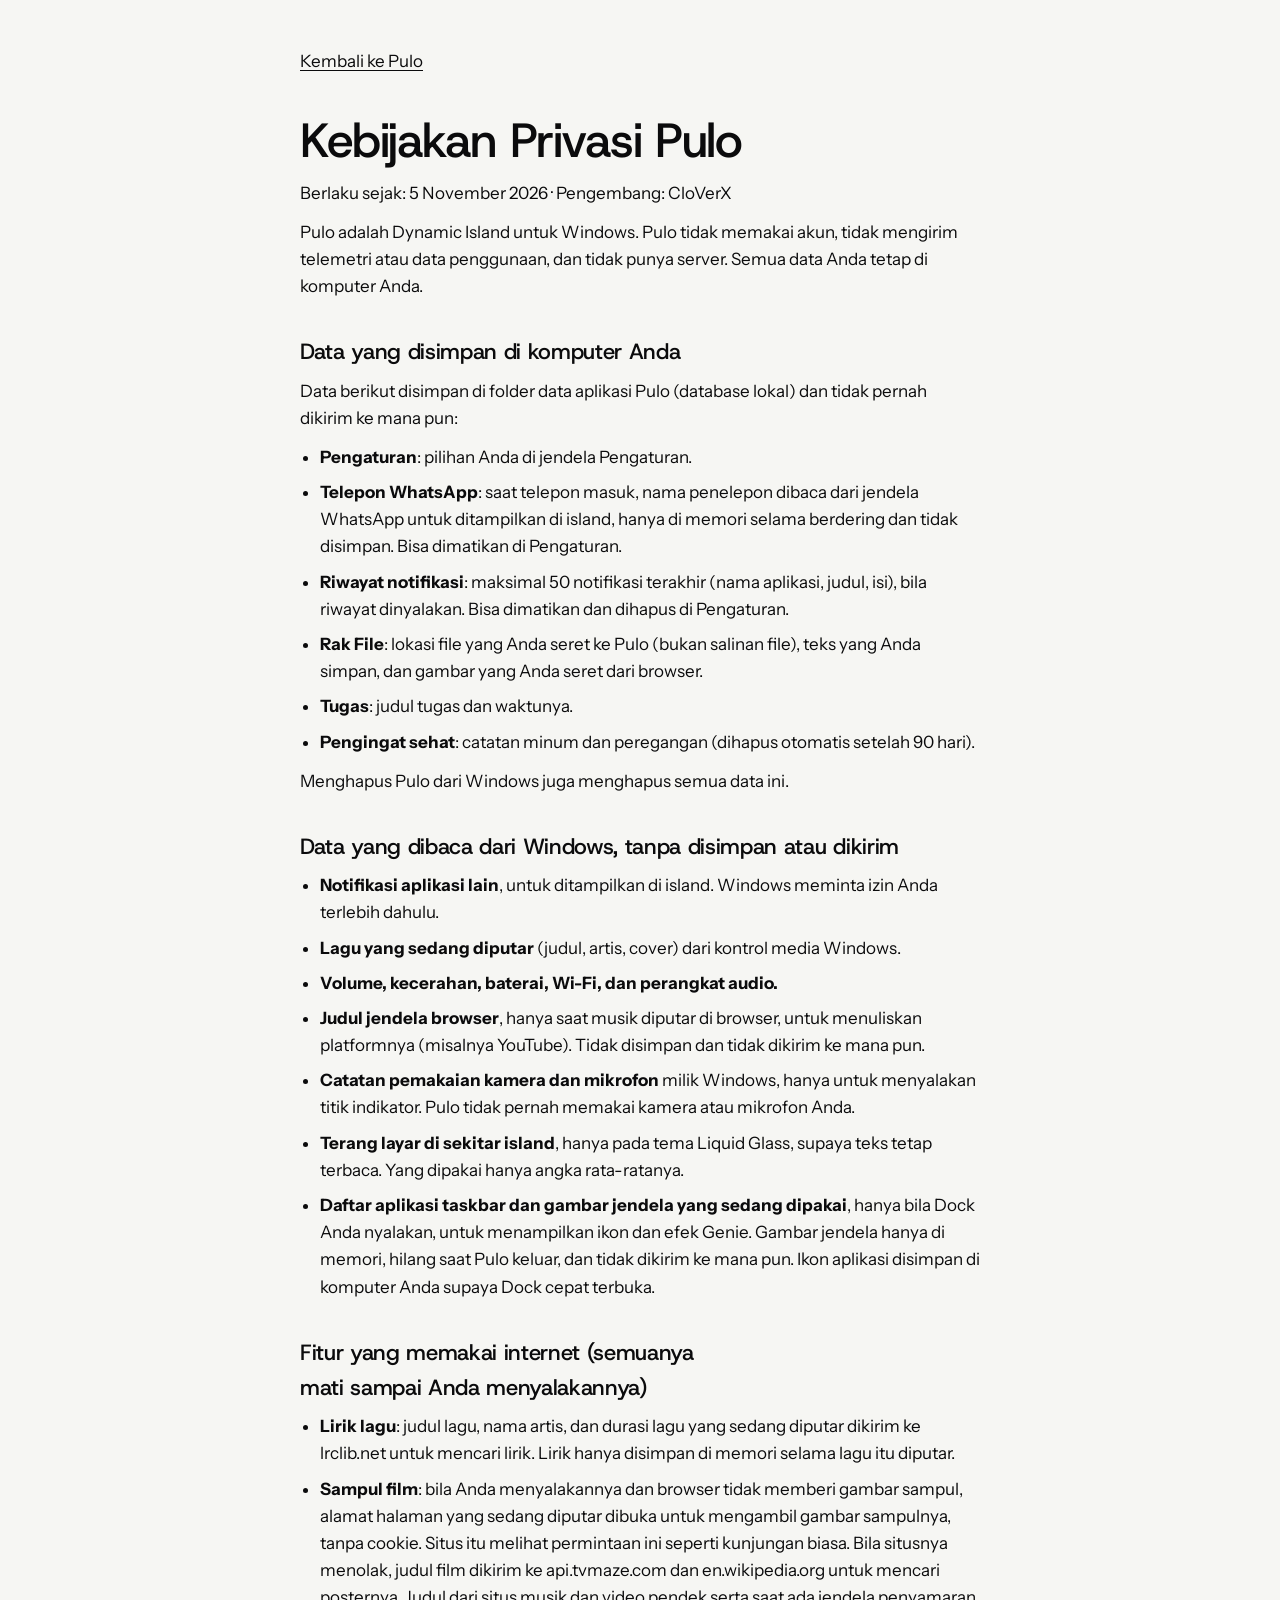
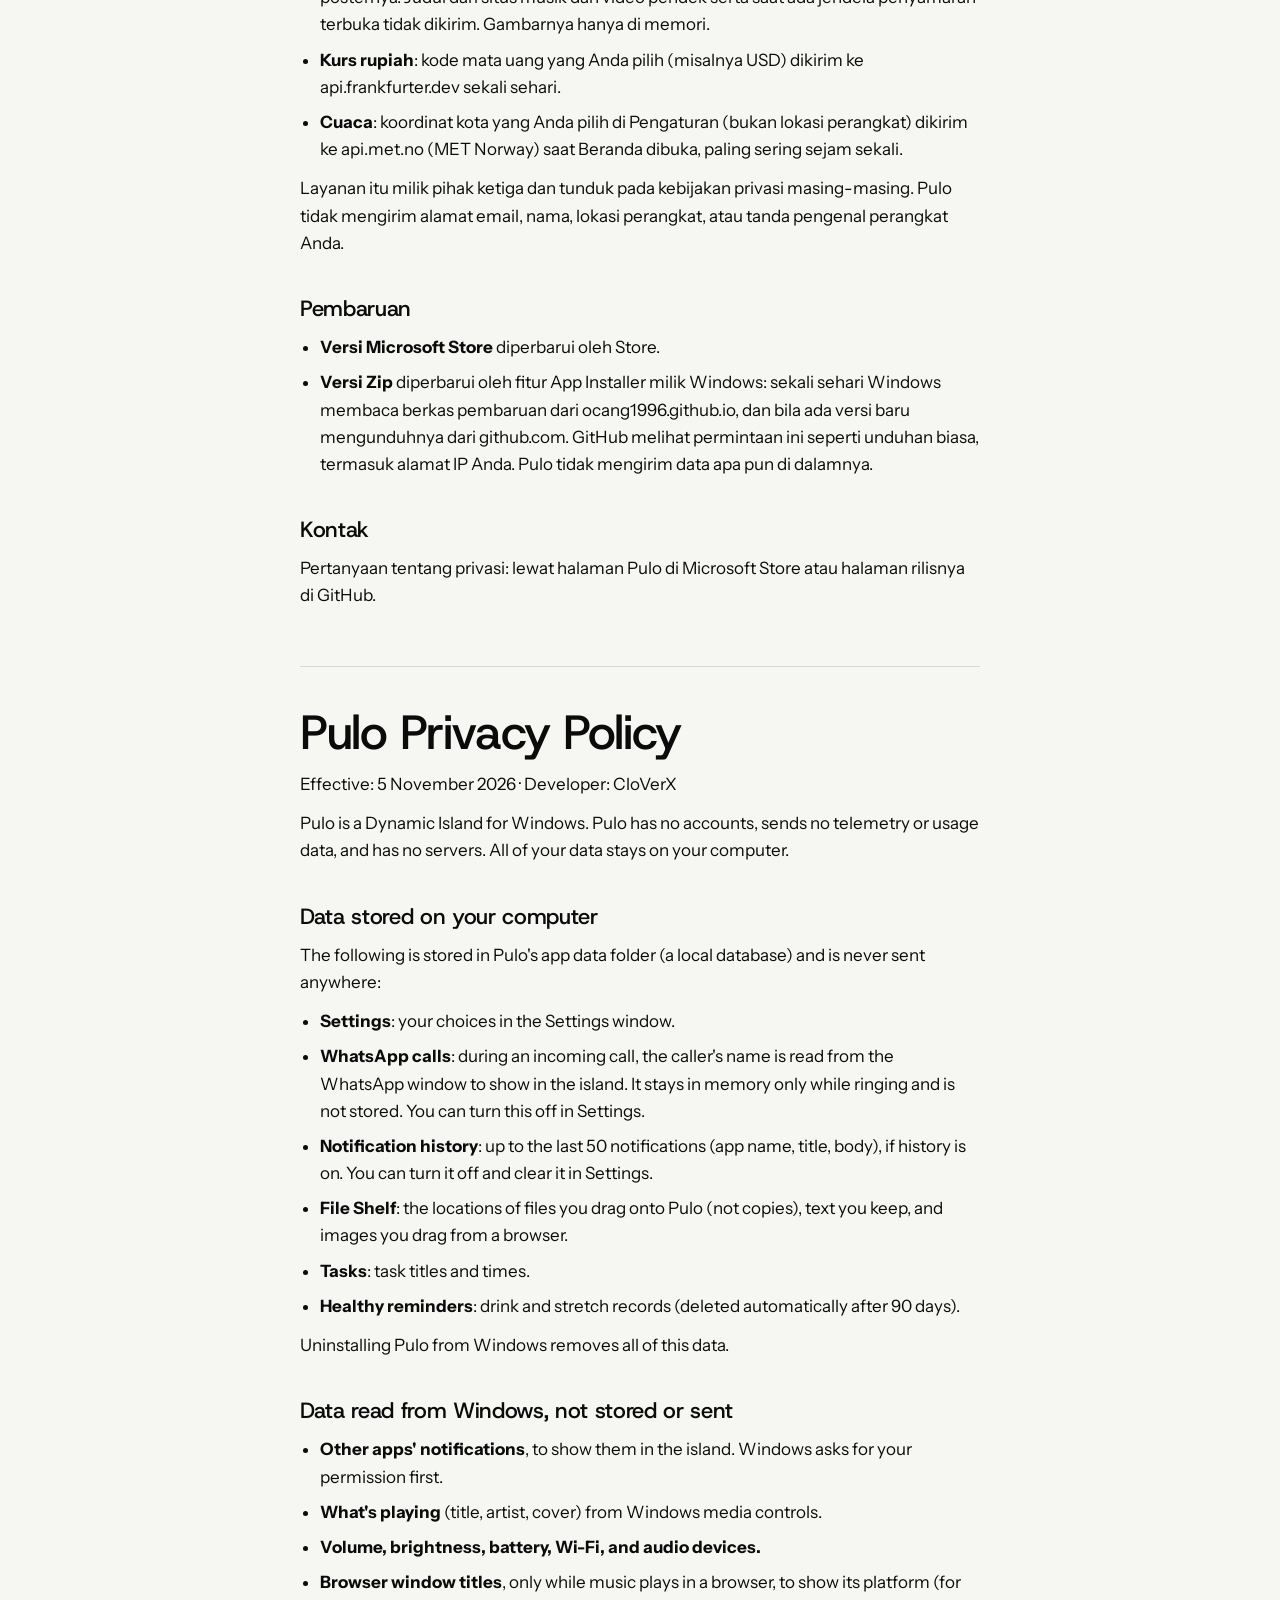
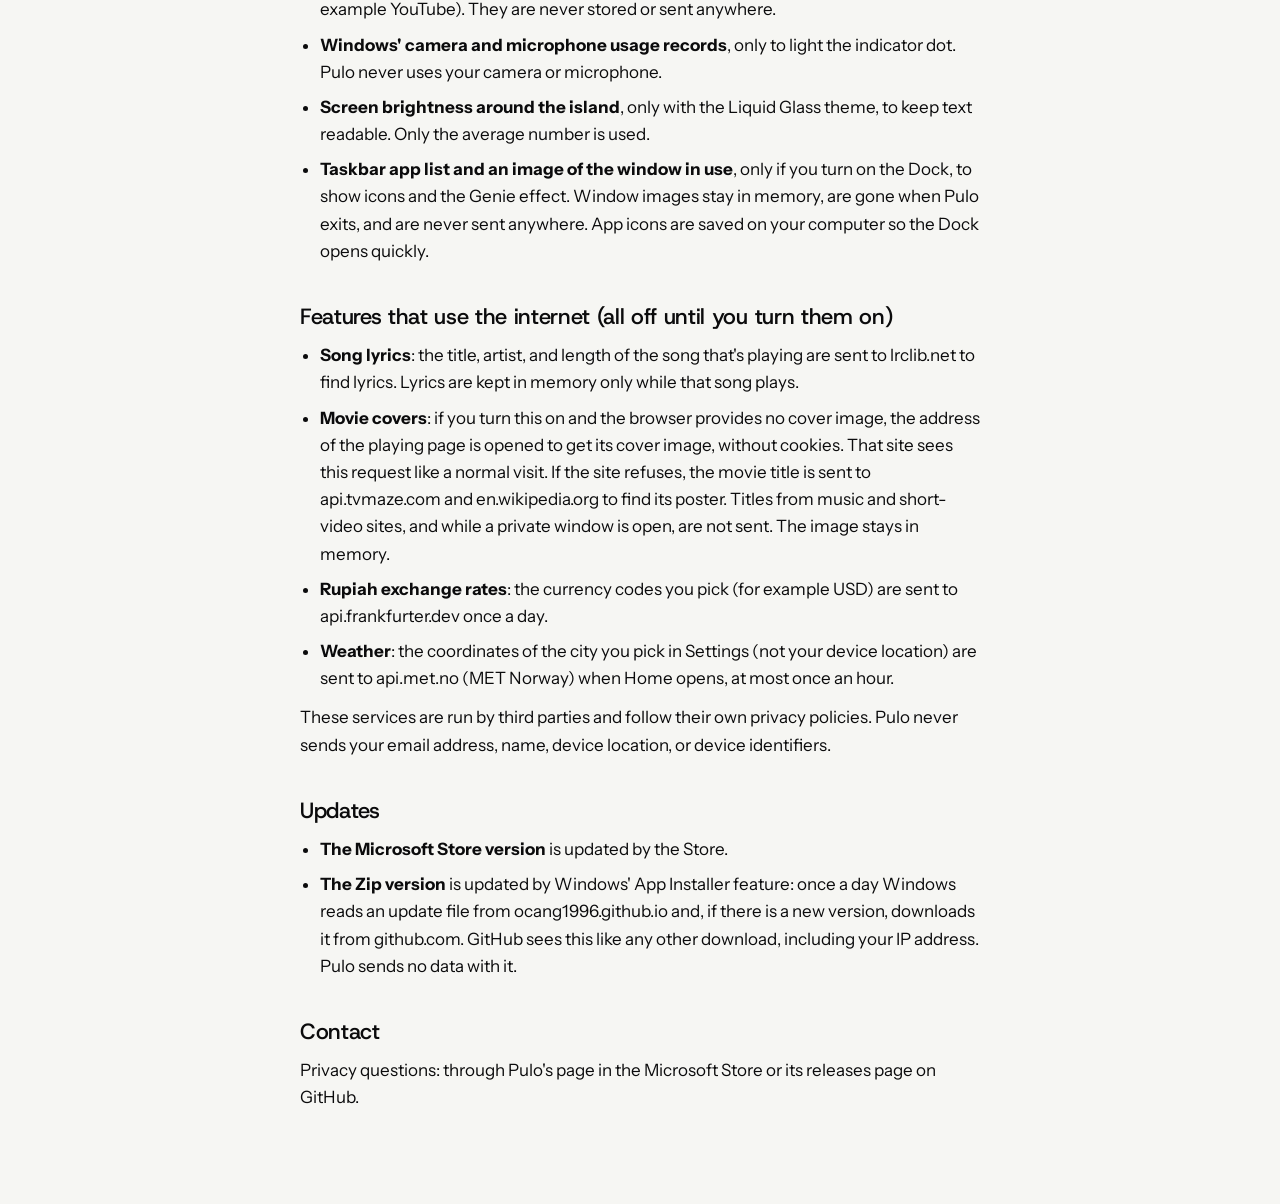
<file: privacy.html>
<!DOCTYPE html>
<html lang="id">
<head>
<meta charset="utf-8">
<meta name="viewport" content="width=device-width, initial-scale=1">
<title>Kebijakan Privasi Pulo</title>
<link rel="preconnect" href="https://fonts.googleapis.com">
<link rel="preconnect" href="https://fonts.gstatic.com" crossorigin>
<link href="https://fonts.googleapis.com/css2?family=Host+Grotesk:wght@500&family=Instrument+Sans:wght@400;600&display=swap" rel="stylesheet">
<style>
:root { color-scheme: light; --paper: #F6F6F3; --ink: #0B0B0C; --quiet: #66665F; --hair: rgba(11,11,12,.12); }
body { margin: 0; background: var(--paper); color: var(--ink); font: 400 17px/1.6 "Instrument Sans", "Segoe UI", system-ui, sans-serif; }
main { width: min(680px, 100% - 40px); margin-inline: auto; padding: 48px 0 80px; }
a { color: inherit; text-underline-offset: 3px; }
h1, h2 { font-family: "Host Grotesk", "Segoe UI", system-ui, sans-serif; font-weight: 500; text-wrap: balance; }
h1 { font-size: clamp(34px, 6vw, 48px); line-height: 1.05; letter-spacing: -.03em; margin: 40px 0 14px; }
h2 { font-size: 22px; letter-spacing: -.015em; margin: 34px 0 8px; }
p, ul { margin: 0 0 12px; }
ul { padding-left: 20px; }
li { margin-bottom: 8px; }
hr { border: 0; border-top: 1px solid var(--hair); margin: 56px 0 0; }
</style>
</head>
<body>
<main>
<a href="./">Kembali ke Pulo</a>
<h1>Kebijakan Privasi Pulo</h1>
<p>Berlaku sejak: 5 November 2026 · Pengembang: CloVerX</p>
<p>Pulo adalah Dynamic Island untuk Windows. Pulo tidak memakai akun, tidak mengirim telemetri atau data penggunaan, dan tidak punya server. Semua data Anda tetap di komputer Anda.</p>
<h2>Data yang disimpan di komputer Anda</h2>
<p>Data berikut disimpan di folder data aplikasi Pulo (database lokal) dan tidak pernah dikirim ke mana pun:</p>
<ul>
<li><strong>Pengaturan</strong>: pilihan Anda di jendela Pengaturan.</li>
<li><strong>Telepon WhatsApp</strong>: saat telepon masuk, nama penelepon dibaca dari jendela WhatsApp untuk ditampilkan di island, hanya di memori selama berdering dan tidak disimpan. Bisa dimatikan di Pengaturan.</li>
<li><strong>Riwayat notifikasi</strong>: maksimal 50 notifikasi terakhir (nama aplikasi, judul, isi), bila riwayat dinyalakan. Bisa dimatikan dan dihapus di Pengaturan.</li>
<li><strong>Rak File</strong>: lokasi file yang Anda seret ke Pulo (bukan salinan file), teks yang Anda simpan, dan gambar yang Anda seret dari browser.</li>
<li><strong>Tugas</strong>: judul tugas dan waktunya.</li>
<li><strong>Pengingat sehat</strong>: catatan minum dan peregangan (dihapus otomatis setelah 90 hari).</li>
</ul>
<p>Menghapus Pulo dari Windows juga menghapus semua data ini.</p>
<h2>Data yang dibaca dari Windows, tanpa disimpan atau dikirim</h2>
<ul>
<li><strong>Notifikasi aplikasi lain</strong>, untuk ditampilkan di island. Windows meminta izin Anda terlebih dahulu.</li>
<li><strong>Lagu yang sedang diputar</strong> (judul, artis, cover) dari kontrol media Windows.</li>
<li><strong>Volume, kecerahan, baterai, Wi-Fi, dan perangkat audio.</strong></li>
<li><strong>Judul jendela browser</strong>, hanya saat musik diputar di browser, untuk menuliskan platformnya (misalnya YouTube). Tidak disimpan dan tidak dikirim ke mana pun.</li>
<li><strong>Catatan pemakaian kamera dan mikrofon</strong> milik Windows, hanya untuk menyalakan titik indikator. Pulo tidak pernah memakai kamera atau mikrofon Anda.</li>
<li><strong>Terang layar di sekitar island</strong>, hanya pada tema Liquid Glass, supaya teks tetap terbaca. Yang dipakai hanya angka rata-ratanya.</li>
<li><strong>Daftar aplikasi taskbar dan gambar jendela yang sedang dipakai</strong>, hanya bila Dock Anda nyalakan, untuk menampilkan ikon dan efek Genie. Gambar jendela hanya di memori, hilang saat Pulo keluar, dan tidak dikirim ke mana pun. Ikon aplikasi disimpan di komputer Anda supaya Dock cepat terbuka.</li>
</ul>
<h2>Fitur yang memakai internet (semuanya mati sampai Anda menyalakannya)</h2>
<ul>
<li><strong>Lirik lagu</strong>: judul lagu, nama artis, dan durasi lagu yang sedang diputar dikirim ke lrclib.net untuk mencari lirik. Lirik hanya disimpan di memori selama lagu itu diputar.</li>
<li><strong>Sampul film</strong>: bila Anda menyalakannya dan browser tidak memberi gambar sampul, alamat halaman yang sedang diputar dibuka untuk mengambil gambar sampulnya, tanpa cookie. Situs itu melihat permintaan ini seperti kunjungan biasa. Bila situsnya menolak, judul film dikirim ke api.tvmaze.com dan en.wikipedia.org untuk mencari posternya. Judul dari situs musik dan video pendek serta saat ada jendela penyamaran terbuka tidak dikirim. Gambarnya hanya di memori.</li>
<li><strong>Kurs rupiah</strong>: kode mata uang yang Anda pilih (misalnya USD) dikirim ke api.frankfurter.dev sekali sehari.</li>
<li><strong>Cuaca</strong>: koordinat kota yang Anda pilih di Pengaturan (bukan lokasi perangkat) dikirim ke api.met.no (MET Norway) saat Beranda dibuka, paling sering sejam sekali.</li>
</ul>
<p>Layanan itu milik pihak ketiga dan tunduk pada kebijakan privasi masing-masing. Pulo tidak mengirim alamat email, nama, lokasi perangkat, atau tanda pengenal perangkat Anda.</p>
<h2>Pembaruan</h2>
<ul>
<li><strong>Versi Microsoft Store</strong> diperbarui oleh Store.</li>
<li><strong>Versi Zip</strong> diperbarui oleh fitur App Installer milik Windows: sekali sehari Windows membaca berkas pembaruan dari ocang1996.github.io, dan bila ada versi baru mengunduhnya dari github.com. GitHub melihat permintaan ini seperti unduhan biasa, termasuk alamat IP Anda. Pulo tidak mengirim data apa pun di dalamnya.</li>
</ul>
<h2>Kontak</h2>
<p>Pertanyaan tentang privasi: lewat halaman Pulo di Microsoft Store atau halaman rilisnya di GitHub.</p>
<hr>
<h1>Pulo Privacy Policy</h1>
<p>Effective: 5 November 2026 · Developer: CloVerX</p>
<p>Pulo is a Dynamic Island for Windows. Pulo has no accounts, sends no telemetry or usage data, and has no servers. All of your data stays on your computer.</p>
<h2>Data stored on your computer</h2>
<p>The following is stored in Pulo's app data folder (a local database) and is never sent anywhere:</p>
<ul>
<li><strong>Settings</strong>: your choices in the Settings window.</li>
<li><strong>WhatsApp calls</strong>: during an incoming call, the caller's name is read from the WhatsApp window to show in the island. It stays in memory only while ringing and is not stored. You can turn this off in Settings.</li>
<li><strong>Notification history</strong>: up to the last 50 notifications (app name, title, body), if history is on. You can turn it off and clear it in Settings.</li>
<li><strong>File Shelf</strong>: the locations of files you drag onto Pulo (not copies), text you keep, and images you drag from a browser.</li>
<li><strong>Tasks</strong>: task titles and times.</li>
<li><strong>Healthy reminders</strong>: drink and stretch records (deleted automatically after 90 days).</li>
</ul>
<p>Uninstalling Pulo from Windows removes all of this data.</p>
<h2>Data read from Windows, not stored or sent</h2>
<ul>
<li><strong>Other apps' notifications</strong>, to show them in the island. Windows asks for your permission first.</li>
<li><strong>What's playing</strong> (title, artist, cover) from Windows media controls.</li>
<li><strong>Volume, brightness, battery, Wi-Fi, and audio devices.</strong></li>
<li><strong>Browser window titles</strong>, only while music plays in a browser, to show its platform (for example YouTube). They are never stored or sent anywhere.</li>
<li><strong>Windows' camera and microphone usage records</strong>, only to light the indicator dot. Pulo never uses your camera or microphone.</li>
<li><strong>Screen brightness around the island</strong>, only with the Liquid Glass theme, to keep text readable. Only the average number is used.</li>
<li><strong>Taskbar app list and an image of the window in use</strong>, only if you turn on the Dock, to show icons and the Genie effect. Window images stay in memory, are gone when Pulo exits, and are never sent anywhere. App icons are saved on your computer so the Dock opens quickly.</li>
</ul>
<h2>Features that use the internet (all off until you turn them on)</h2>
<ul>
<li><strong>Song lyrics</strong>: the title, artist, and length of the song that's playing are sent to lrclib.net to find lyrics. Lyrics are kept in memory only while that song plays.</li>
<li><strong>Movie covers</strong>: if you turn this on and the browser provides no cover image, the address of the playing page is opened to get its cover image, without cookies. That site sees this request like a normal visit. If the site refuses, the movie title is sent to api.tvmaze.com and en.wikipedia.org to find its poster. Titles from music and short-video sites, and while a private window is open, are not sent. The image stays in memory.</li>
<li><strong>Rupiah exchange rates</strong>: the currency codes you pick (for example USD) are sent to api.frankfurter.dev once a day.</li>
<li><strong>Weather</strong>: the coordinates of the city you pick in Settings (not your device location) are sent to api.met.no (MET Norway) when Home opens, at most once an hour.</li>
</ul>
<p>These services are run by third parties and follow their own privacy policies. Pulo never sends your email address, name, device location, or device identifiers.</p>
<h2>Updates</h2>
<ul>
<li><strong>The Microsoft Store version</strong> is updated by the Store.</li>
<li><strong>The Zip version</strong> is updated by Windows' App Installer feature: once a day Windows reads an update file from ocang1996.github.io and, if there is a new version, downloads it from github.com. GitHub sees this like any other download, including your IP address. Pulo sends no data with it.</li>
</ul>
<h2>Contact</h2>
<p>Privacy questions: through Pulo's page in the Microsoft Store or its releases page on GitHub.</p>
</main>
</body>
</html>
</file>
